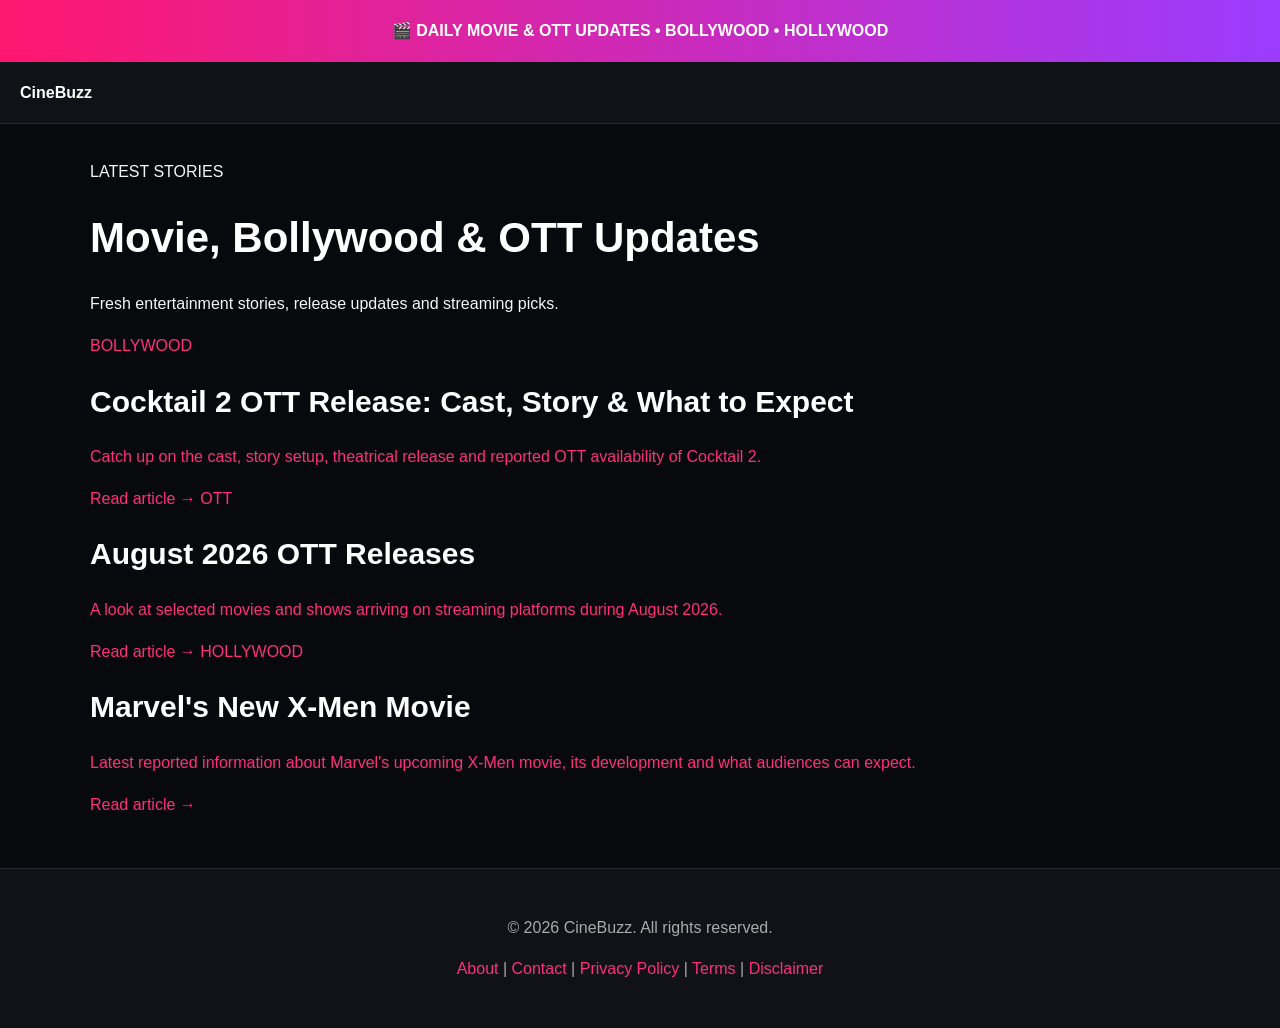
<file: index.html>
<!doctype html>
<html lang="en">
<head>
  <meta charset="utf-8">
  <meta name="viewport" content="width=device-width, initial-scale=1">

  <title>CineBuzz | Latest Movie & OTT Updates</title>

  <meta name="description"
        content="CineBuzz brings fresh movie, Bollywood, Hollywood and OTT updates, release information and entertainment stories.">

  <meta name="google-adsense-account"
        content="ca-pub-8390050685020946">

  <link rel="stylesheet" href="style.css">

  <!-- Google AdSense -->
  <script async
    src="https://pagead2.googlesyndication.com/pagead/js/adsbygoogle.js?client=ca-pub-8390050685020946"
    crossorigin="anonymous"></script>
</head>

<body>

  <header>
    🎬 DAILY MOVIE & OTT UPDATES • BOLLYWOOD • HOLLYWOOD
  </header>

  <nav>
    <a href="index.html">Cine<span>Buzz</span></a>
  </nav>

  <main>

    <span class="tag">LATEST STORIES</span>

    <h1>Movie, Bollywood & OTT Updates</h1>

    <p class="meta">
      Fresh entertainment stories, release updates and streaming picks.
    </p>

    <div class="article-grid">

      <a class="article-card" href="cocktail-2.html">
        <span class="tag">BOLLYWOOD</span>

        <h2>
          Cocktail 2 OTT Release: Cast, Story & What to Expect
        </h2>

        <p>
          Catch up on the cast, story setup, theatrical release
          and reported OTT availability of Cocktail 2.
        </p>

        <span class="read-more">Read article →</span>
      </a>

      <a class="article-card" href="august-2026-ott.html">
        <span class="tag">OTT</span>

        <h2>
          August 2026 OTT Releases
        </h2>

        <p>
          A look at selected movies and shows arriving on
          streaming platforms during August 2026.
        </p>

        <span class="read-more">Read article →</span>
      </a>

      <a class="article-card" href="x-men-2028.html">
        <span class="tag">HOLLYWOOD</span>

        <h2>
          Marvel's New X-Men Movie
        </h2>

        <p>
          Latest reported information about Marvel's upcoming
          X-Men movie, its development and what audiences can expect.
        </p>

        <span class="read-more">Read article →</span>
      </a>

    </div>

  </main>

  <footer>
    <p>© 2026 CineBuzz. All rights reserved.</p>

    <p>
      <a href="about.html">About</a> |
      <a href="contact.html">Contact</a> |
      <a href="privacy.html">Privacy Policy</a> |
      <a href="terms.html">Terms</a> |
      <a href="disclaimer.html">Disclaimer</a>
    </p>
  </footer>

</body>
</html>
</file>
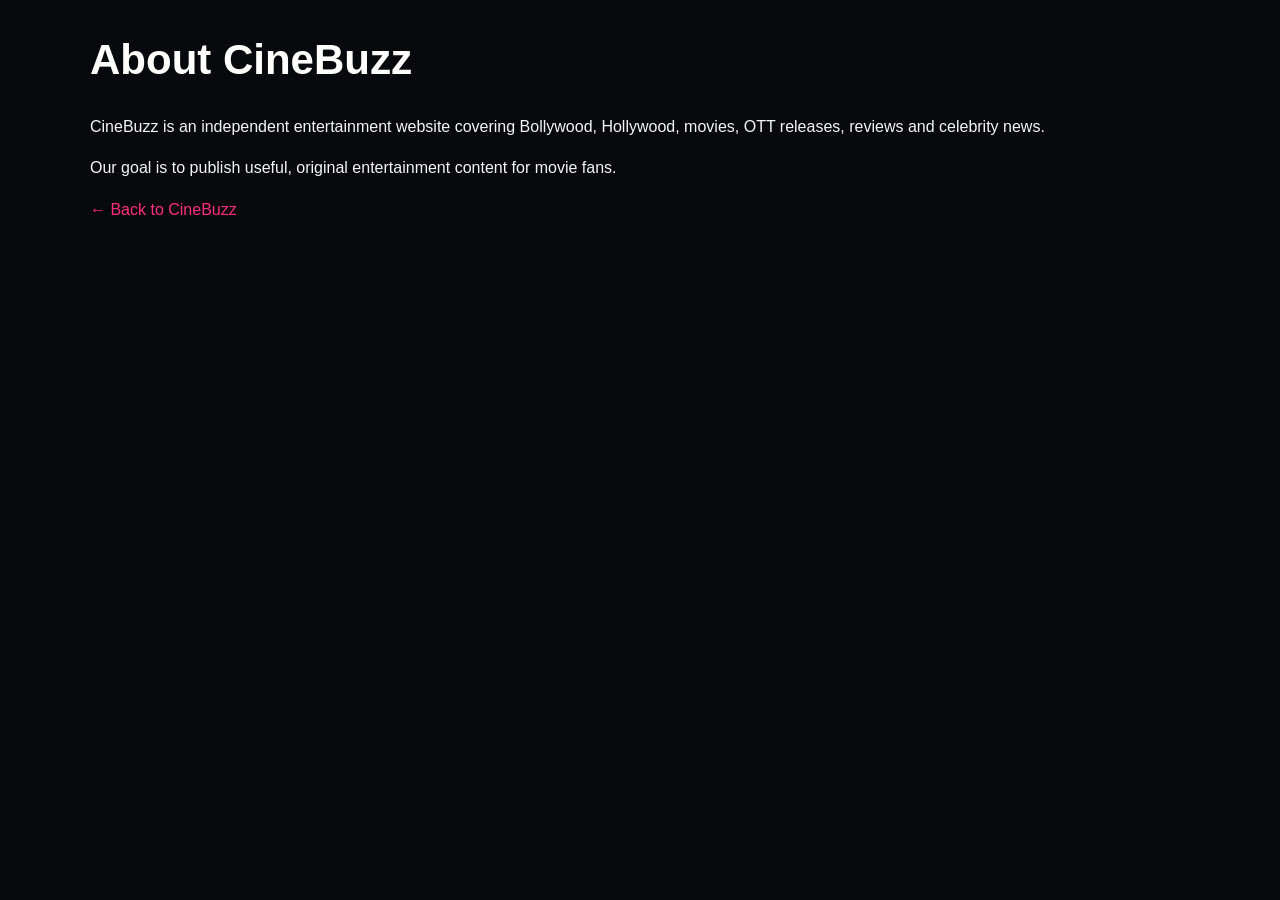
<file: about.html>
<!doctype html><html><head><meta charset="utf-8"><meta name="viewport" content="width=device-width,initial-scale=1"><title>About CineBuzz</title><link rel="stylesheet" href="style.css"></head><body><main class="wrap"><h1>About CineBuzz</h1><p class="muted">CineBuzz is an independent entertainment website covering Bollywood, Hollywood, movies, OTT releases, reviews and celebrity news.</p><p class="muted">Our goal is to publish useful, original entertainment content for movie fans.</p><p><a href="index.html">← Back to CineBuzz</a></p></main></body></html>
</file>
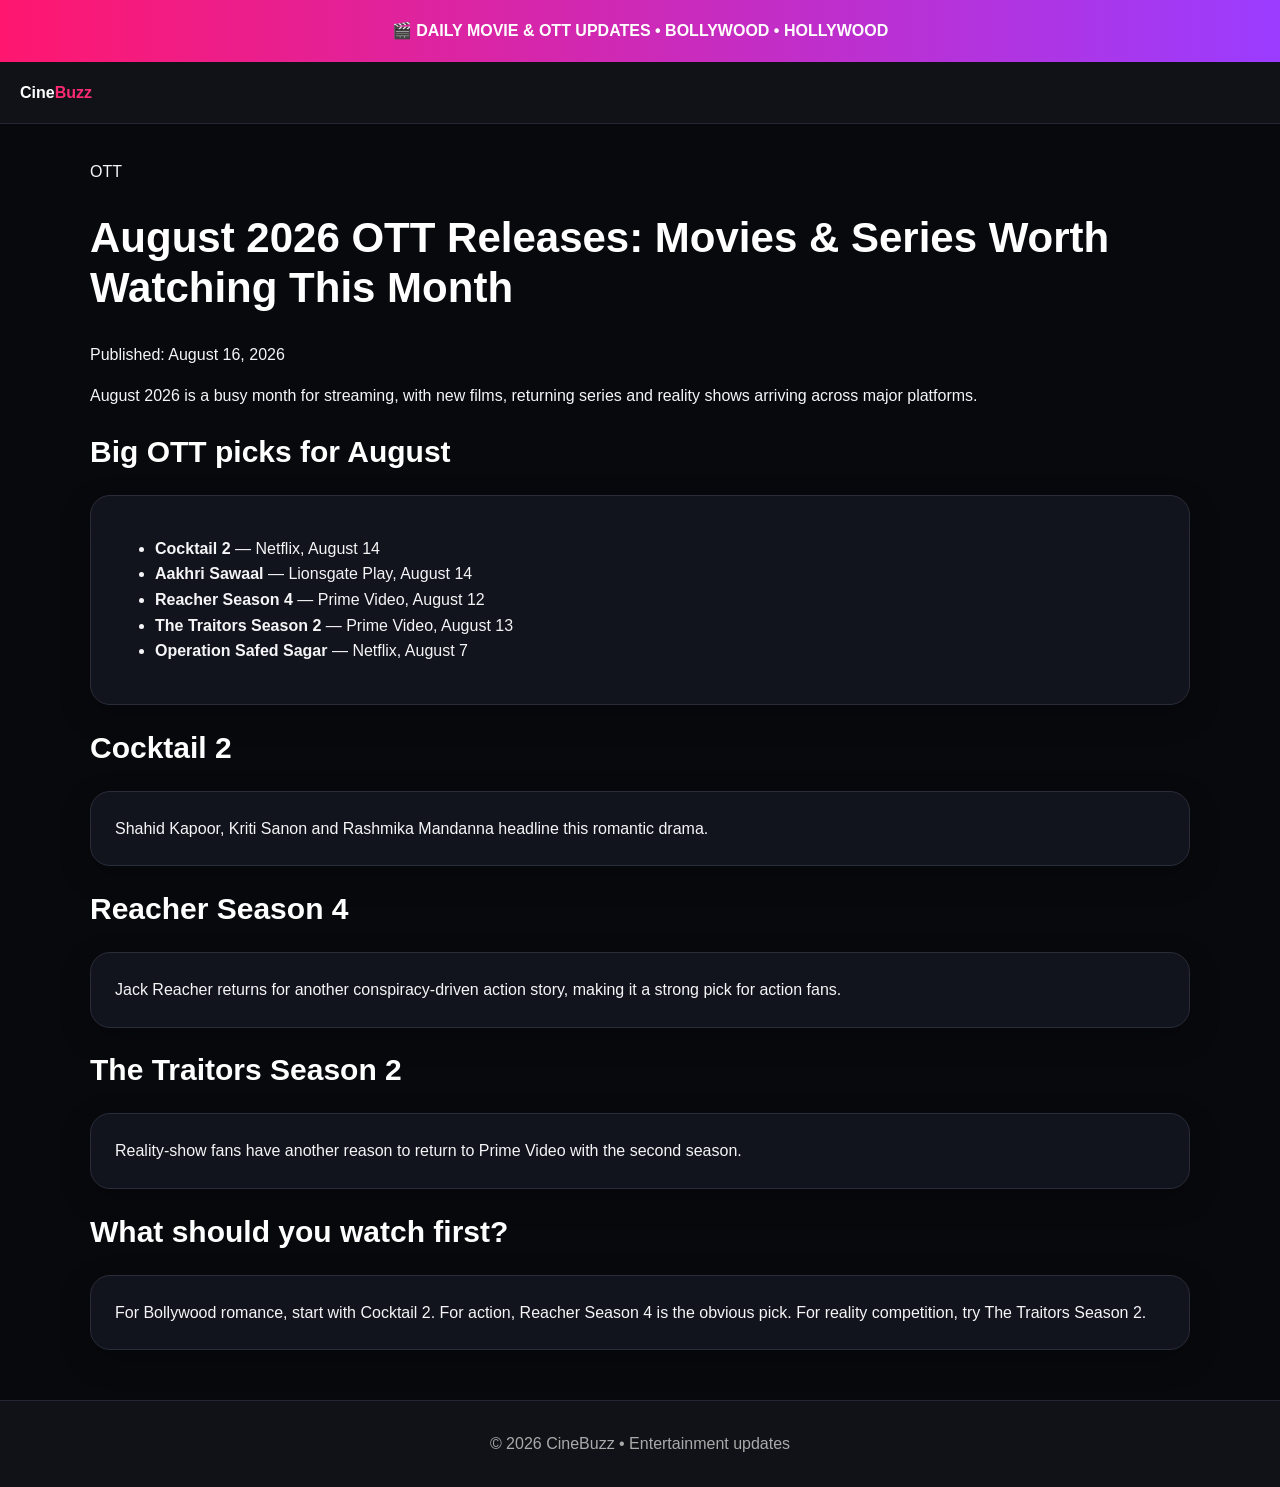
<file: august-2026-ott.html>
<!doctype html><html lang="en"><head><meta charset="utf-8"><meta name="viewport" content="width=device-width,initial-scale=1"><title>August 2026 OTT Releases: Movies & Series Worth Watching This Month | CineBuzz</title><link rel="stylesheet" href="style.css"></head><body><header>🎬 DAILY MOVIE & OTT UPDATES • BOLLYWOOD • HOLLYWOOD</header><nav><a href="index.html">Cine<span style="color:#ff2b72">Buzz</span></a></nav><main><span class="tag">OTT</span><h1>August 2026 OTT Releases: Movies & Series Worth Watching This Month</h1><p class="meta">Published: August 16, 2026</p><p>August 2026 is a busy month for streaming, with new films, returning series and reality shows arriving across major platforms.
<h2>Big OTT picks for August</h2><div class="card"><ul><li><b>Cocktail 2</b> — Netflix, August 14</li><li><b>Aakhri Sawaal</b> — Lionsgate Play, August 14</li><li><b>Reacher Season 4</b> — Prime Video, August 12</li><li><b>The Traitors Season 2</b> — Prime Video, August 13</li><li><b>Operation Safed Sagar</b> — Netflix, August 7</li></ul></div>
<h2>Cocktail 2</h2><div class="card">Shahid Kapoor, Kriti Sanon and Rashmika Mandanna headline this romantic drama.</div>
<h2>Reacher Season 4</h2><div class="card">Jack Reacher returns for another conspiracy-driven action story, making it a strong pick for action fans.</div>
<h2>The Traitors Season 2</h2><div class="card">Reality-show fans have another reason to return to Prime Video with the second season.</div>
<h2>What should you watch first?</h2><div class="card">For Bollywood romance, start with Cocktail 2. For action, Reacher Season 4 is the obvious pick. For reality competition, try The Traitors Season 2.</div></p></main><footer>© 2026 CineBuzz • Entertainment updates</footer></body></html>
</file>
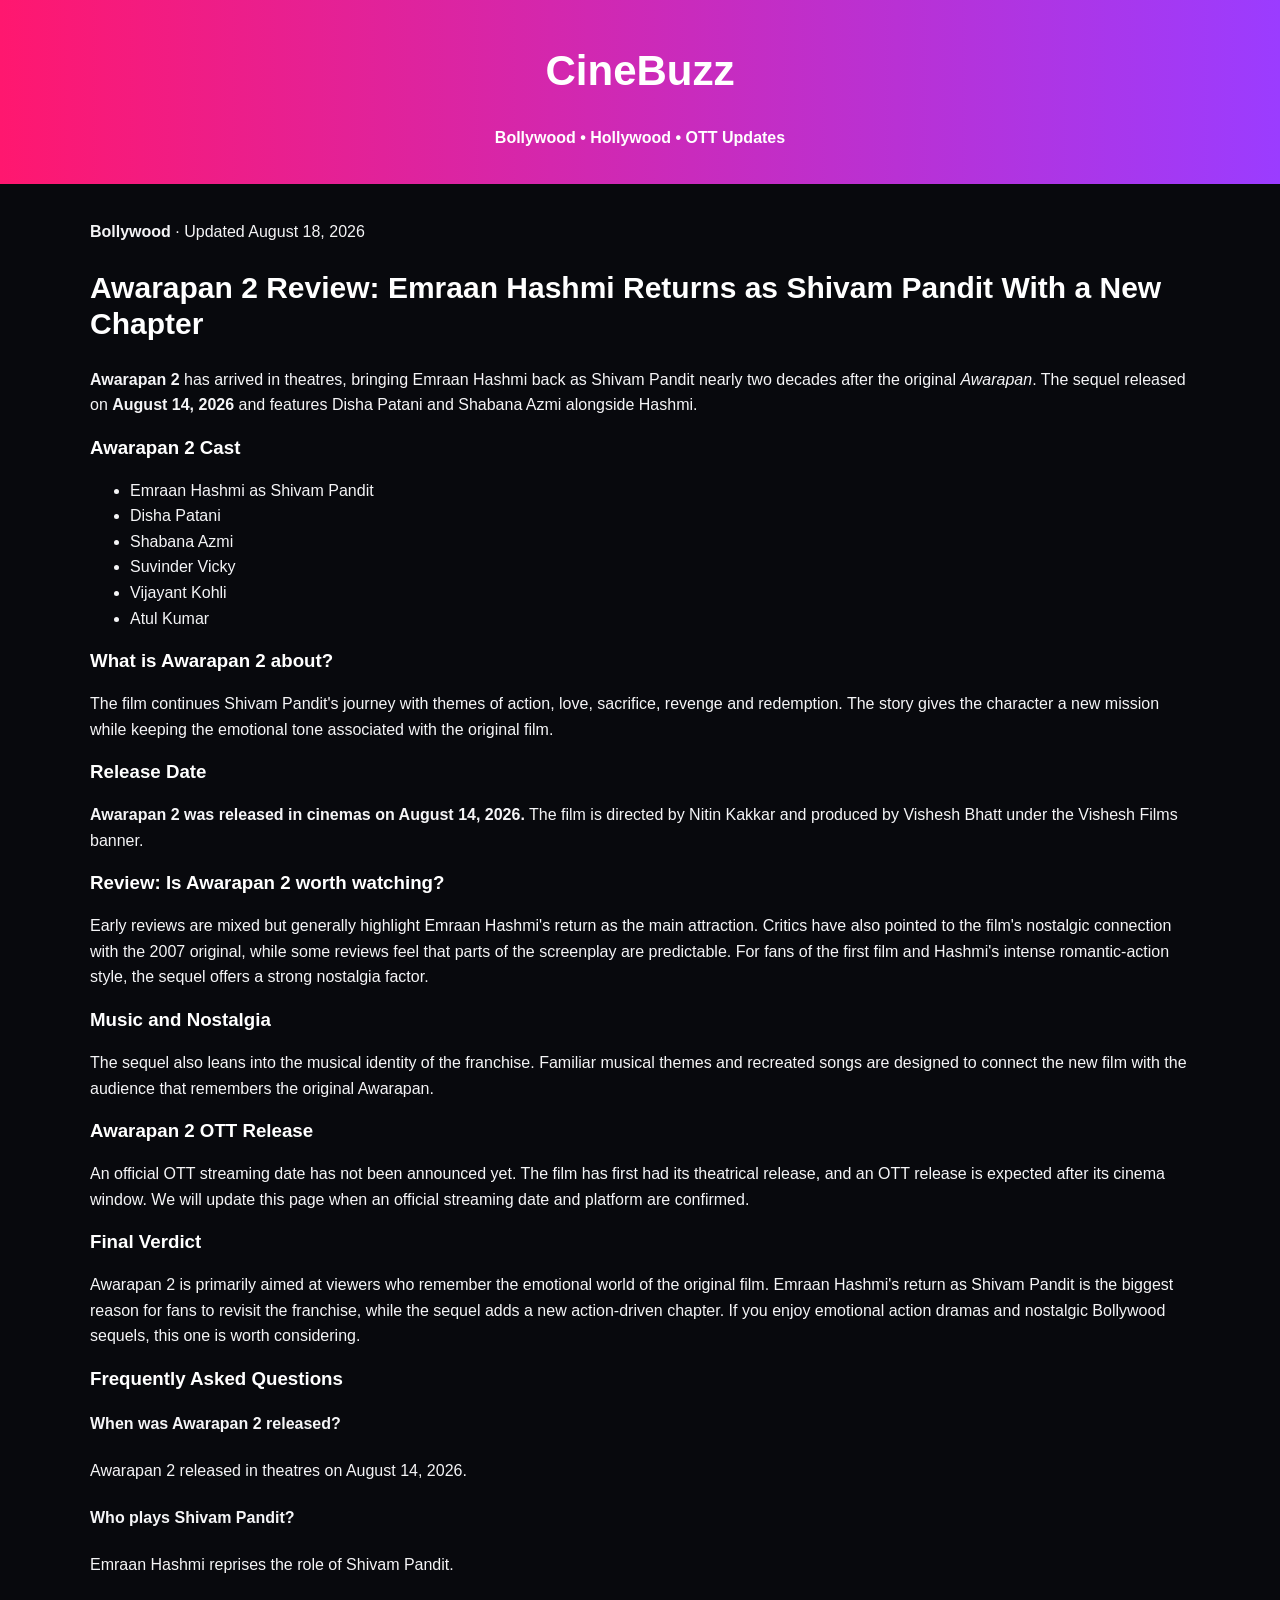
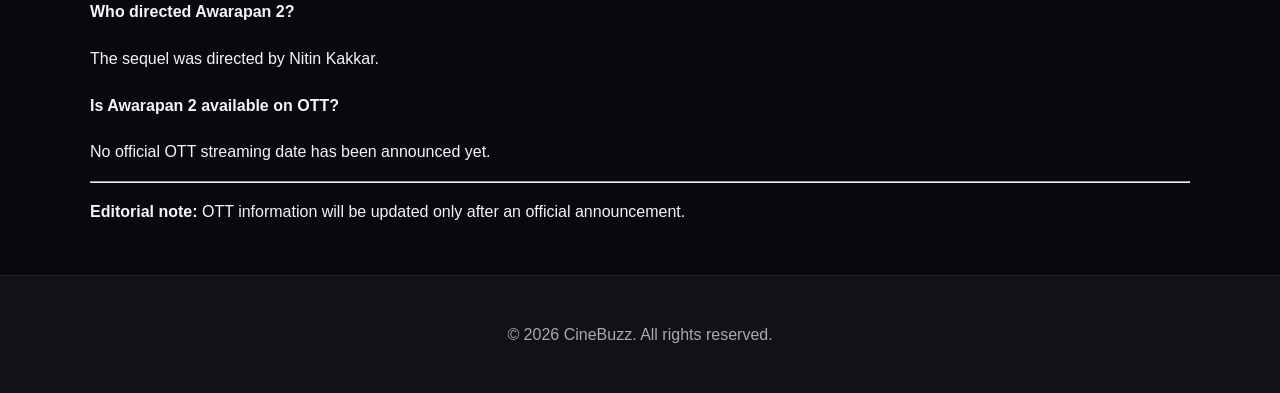
<file: awarapan-2-review.html>
<!DOCTYPE html>
<html lang="en">
<head>
  <meta charset="UTF-8">
  <meta name="viewport" content="width=device-width, initial-scale=1.0">
  <title>Awarapan 2 Review: Emraan Hashmi Returns as Shivam Pandit | CineBuzz</title>
  <meta name="description" content="Awarapan 2 review and latest update: Emraan Hashmi returns as Shivam Pandit with Disha Patani and Shabana Azmi. Read about the cast, story setup, release date and OTT update.">
  <meta name="robots" content="index, follow">
  <link rel="canonical" href="https://gs099470-ui.github.io/cinebuzz/awarapan-2-review.html">
  <link rel="stylesheet" href="style.css">
</head>

<body>
  <header>
    <h1>CineBuzz</h1>
    <p>Bollywood • Hollywood • OTT Updates</p>
  </header>

  <main>
    <article>
      <p><strong>Bollywood</strong> · Updated August 18, 2026</p>

      <h2>Awarapan 2 Review: Emraan Hashmi Returns as Shivam Pandit With a New Chapter</h2>

      <p>
        <strong>Awarapan 2</strong> has arrived in theatres, bringing Emraan Hashmi back as
        Shivam Pandit nearly two decades after the original <em>Awarapan</em>. The sequel
        released on <strong>August 14, 2026</strong> and features Disha Patani and Shabana Azmi
        alongside Hashmi.
      </p>

      <h3>Awarapan 2 Cast</h3>
      <ul>
        <li>Emraan Hashmi as Shivam Pandit</li>
        <li>Disha Patani</li>
        <li>Shabana Azmi</li>
        <li>Suvinder Vicky</li>
        <li>Vijayant Kohli</li>
        <li>Atul Kumar</li>
      </ul>

      <h3>What is Awarapan 2 about?</h3>
      <p>
        The film continues Shivam Pandit's journey with themes of action, love, sacrifice,
        revenge and redemption. The story gives the character a new mission while keeping
        the emotional tone associated with the original film.
      </p>

      <h3>Release Date</h3>
      <p>
        <strong>Awarapan 2 was released in cinemas on August 14, 2026.</strong>
        The film is directed by Nitin Kakkar and produced by Vishesh Bhatt under the
        Vishesh Films banner.
      </p>

      <h3>Review: Is Awarapan 2 worth watching?</h3>
      <p>
        Early reviews are mixed but generally highlight Emraan Hashmi's return as the main
        attraction. Critics have also pointed to the film's nostalgic connection with the
        2007 original, while some reviews feel that parts of the screenplay are predictable.
        For fans of the first film and Hashmi's intense romantic-action style, the sequel
        offers a strong nostalgia factor.
      </p>

      <h3>Music and Nostalgia</h3>
      <p>
        The sequel also leans into the musical identity of the franchise. Familiar musical
        themes and recreated songs are designed to connect the new film with the audience
        that remembers the original Awarapan.
      </p>

      <h3>Awarapan 2 OTT Release</h3>
      <p>
        An official OTT streaming date has not been announced yet. The film has first had
        its theatrical release, and an OTT release is expected after its cinema window.
        We will update this page when an official streaming date and platform are confirmed.
      </p>

      <h3>Final Verdict</h3>
      <p>
        Awarapan 2 is primarily aimed at viewers who remember the emotional world of the
        original film. Emraan Hashmi's return as Shivam Pandit is the biggest reason for
        fans to revisit the franchise, while the sequel adds a new action-driven chapter.
        If you enjoy emotional action dramas and nostalgic Bollywood sequels, this one is
        worth considering.
      </p>

      <h3>Frequently Asked Questions</h3>

      <h4>When was Awarapan 2 released?</h4>
      <p>Awarapan 2 released in theatres on August 14, 2026.</p>

      <h4>Who plays Shivam Pandit?</h4>
      <p>Emraan Hashmi reprises the role of Shivam Pandit.</p>

      <h4>Who directed Awarapan 2?</h4>
      <p>The sequel was directed by Nitin Kakkar.</p>

      <h4>Is Awarapan 2 available on OTT?</h4>
      <p>No official OTT streaming date has been announced yet.</p>

      <hr>

      <p><strong>Editorial note:</strong> OTT information will be updated only after an official announcement.</p>
    </article>
  </main>

  <footer>
    <p>© 2026 CineBuzz. All rights reserved.</p>
  </footer>
</body>
</html>
</file>
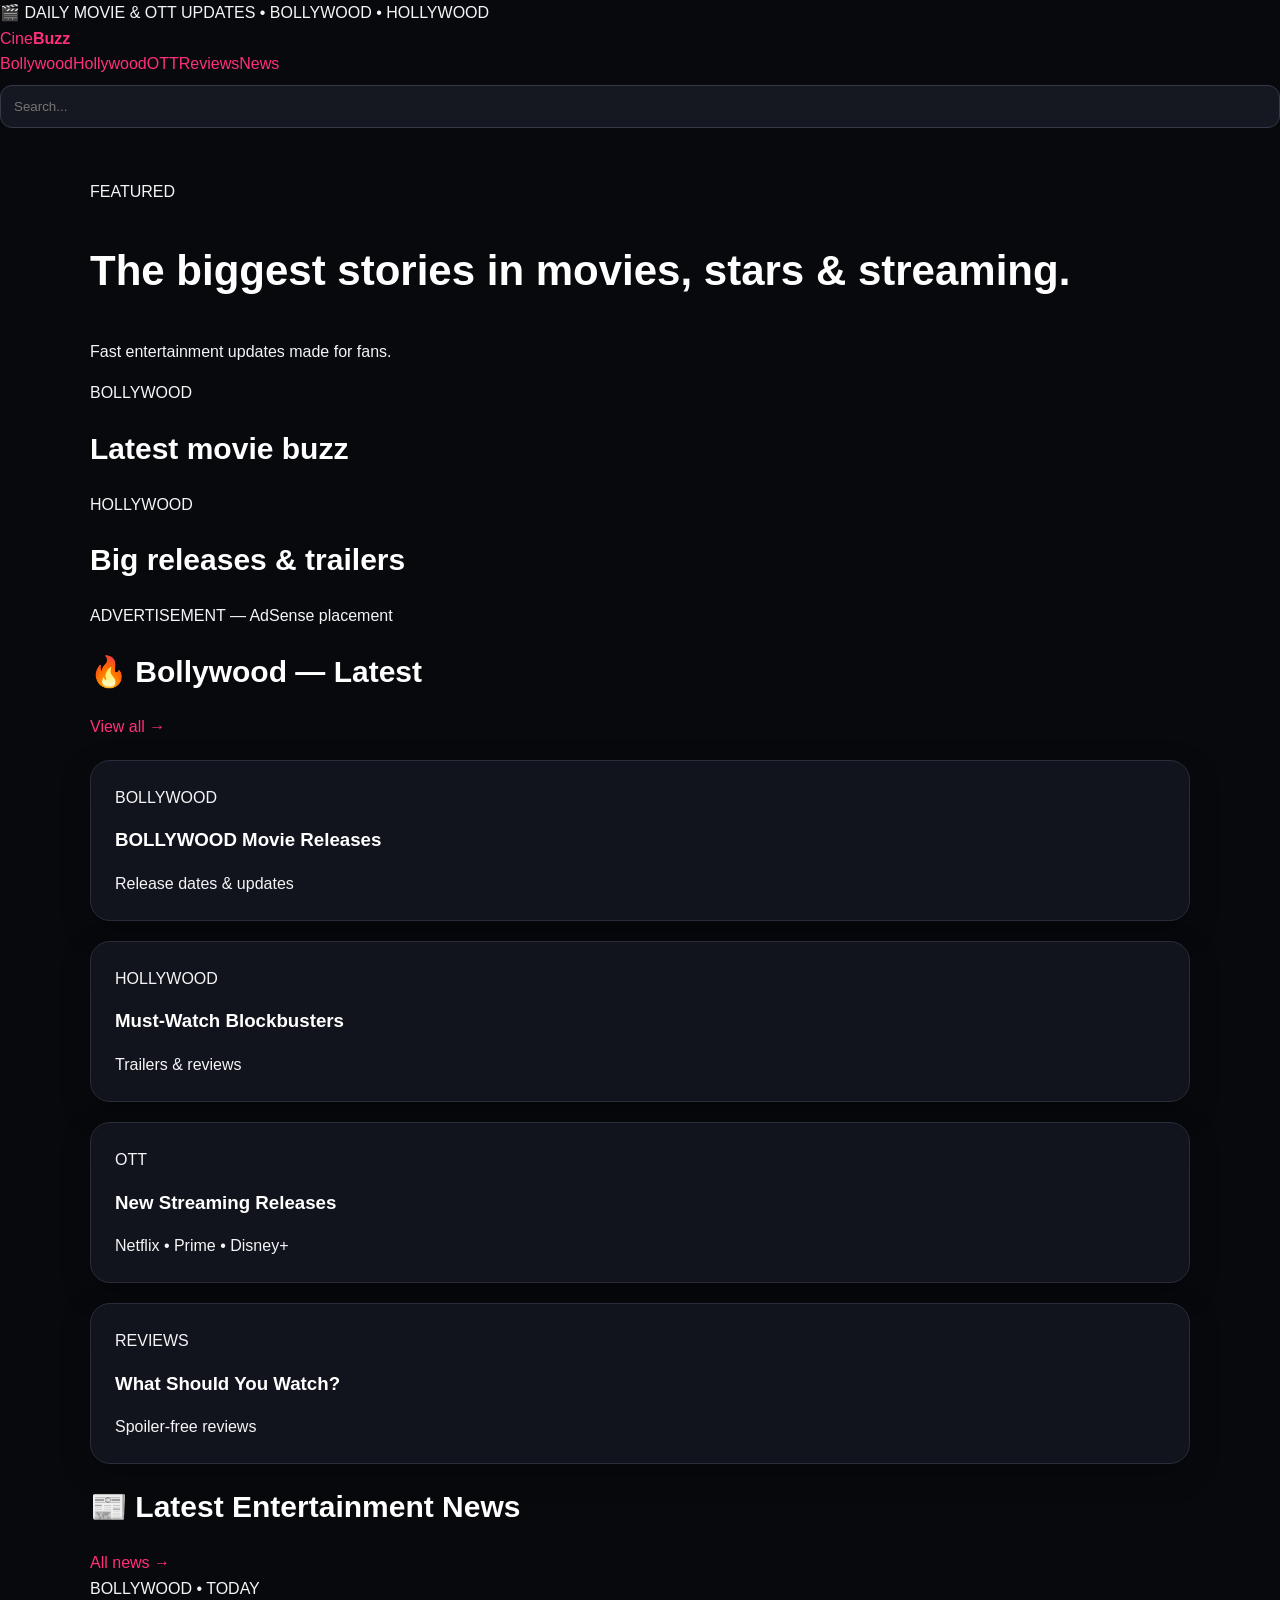
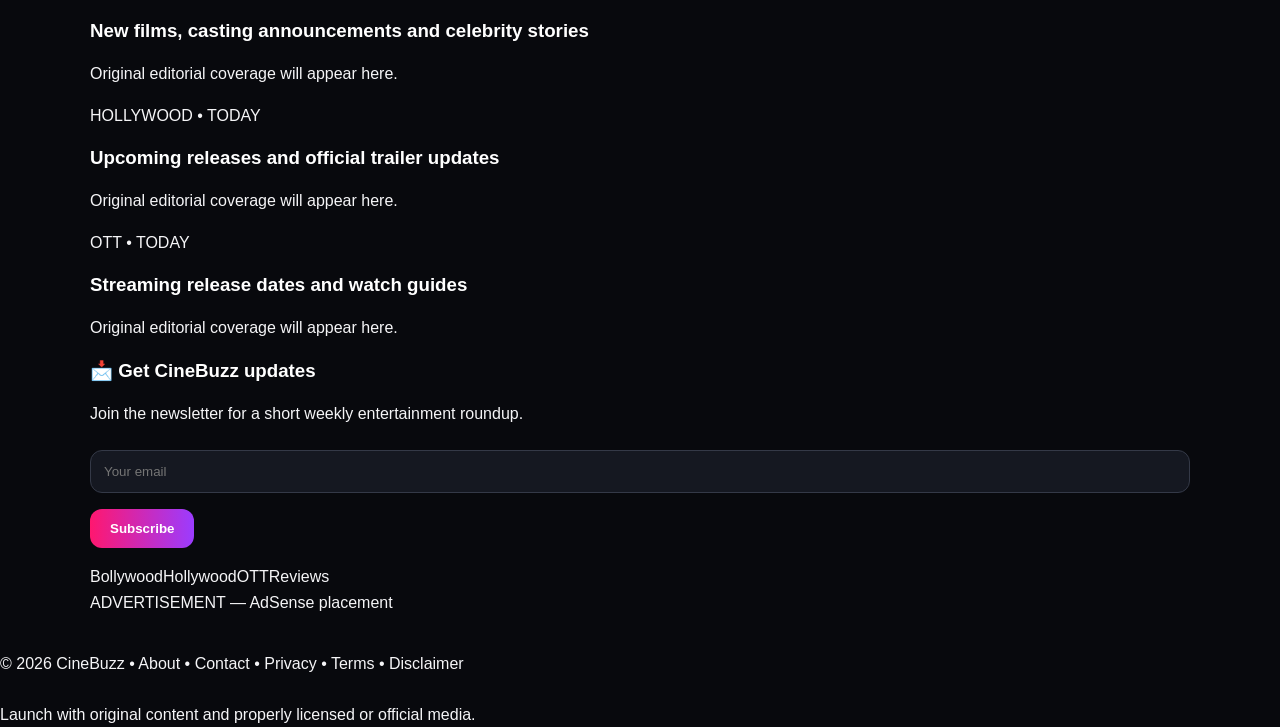
<file: bollywood.html>
<!doctype html><html><head><meta charset="utf-8"><meta name="viewport" content="width=device-width,initial-scale=1"><title>CineBuzz — Bollywood</title><meta name="description" content="CineBuzz brings Bollywood and Hollywood news, reviews, OTT releases, trailers and celebrity updates."><link rel="stylesheet" href="style.css"></head><body>
<div class="top">🎬 DAILY MOVIE & OTT UPDATES • BOLLYWOOD • HOLLYWOOD</div>
<div class="nav"><div class="navin"><a class="logo" href="index.html">Cine<b>Buzz</b></a><div class="links"><a href="bollywood.html">Bollywood</a><a href="hollywood.html">Hollywood</a><a href="#ott">OTT</a><a href="#reviews">Reviews</a><a href="#news">News</a></div><input class="search" id="q" placeholder="Search..." oninput="filter()"></div></div>
<main class="wrap">
<section class="hero"><article class="heroMain"><div><span class="tag">FEATURED</span><h1>The biggest stories in movies, stars & streaming.</h1><p class="muted">Fast entertainment updates made for fans.</p></div></article><div class="side"><article class="heroSmall"><div><span class="tag">BOLLYWOOD</span><h2>Latest movie buzz</h2></div></article><article class="heroSmall"><div><span class="tag">HOLLYWOOD</span><h2>Big releases & trailers</h2></div></article></div></section>
<div class="ad">ADVERTISEMENT — AdSense placement</div>
<section><div class="head"><h2>🔥 Bollywood — Latest</h2><a href="bollywood.html">View all →</a></div><div class="grid" id="cards">
<article class="card"><div class="poster" style="background-image:url('https://images.unsplash.com/photo-1485846234645-a62644f84728?auto=format&fit=crop&w=700&q=80')"></div><div class="body"><div class="meta">BOLLYWOOD</div><h3>BOLLYWOOD Movie Releases</h3><div class="meta">Release dates & updates</div></div></article>
<article class="card"><div class="poster" style="background-image:url('https://images.unsplash.com/photo-1440404653325-ab127d49abc1?auto=format&fit=crop&w=700&q=80')"></div><div class="body"><div class="meta">HOLLYWOOD</div><h3>Must-Watch Blockbusters</h3><div class="meta">Trailers & reviews</div></div></article>
<article class="card"><div class="poster" style="background-image:url('https://images.unsplash.com/photo-1593305841991-05c297ba4575?auto=format&fit=crop&w=700&q=80')"></div><div class="body"><div class="meta">OTT</div><h3>New Streaming Releases</h3><div class="meta">Netflix • Prime • Disney+</div></div></article>
<article class="card"><div class="poster" style="background-image:url('https://images.unsplash.com/photo-1574267432553-4b4628081c31?auto=format&fit=crop&w=700&q=80')"></div><div class="body"><div class="meta">REVIEWS</div><h3>What Should You Watch?</h3><div class="meta">Spoiler-free reviews</div></div></article></div></section>
<section id="news"><div class="head"><h2>📰 Latest Entertainment News</h2><a href="#">All news →</a></div><div class="news"><div class="newslist">
<div class="newsitem"><div class="thumb" style="background-image:url('https://images.unsplash.com/photo-1517604931442-7e0c8ed2963c?auto=format&fit=crop&w=400&q=80')"></div><div><div class="meta">BOLLYWOOD • TODAY</div><h3>New films, casting announcements and celebrity stories</h3><p class="muted">Original editorial coverage will appear here.</p></div></div>
<div class="newsitem"><div class="thumb" style="background-image:url('https://images.unsplash.com/photo-1500530855697-b586d89ba3ee?auto=format&fit=crop&w=400&q=80')"></div><div><div class="meta">HOLLYWOOD • TODAY</div><h3>Upcoming releases and official trailer updates</h3><p class="muted">Original editorial coverage will appear here.</p></div></div>
<div class="newsitem"><div class="thumb" style="background-image:url('https://images.unsplash.com/photo-1586899028174-e7098604235b?auto=format&fit=crop&w=400&q=80')"></div><div><div class="meta">OTT • TODAY</div><h3>Streaming release dates and watch guides</h3><p class="muted">Original editorial coverage will appear here.</p></div></div>
</div><aside class="sidebox"><h3>📩 Get CineBuzz updates</h3><p class="muted">Join the newsletter for a short weekly entertainment roundup.</p><input class="email" placeholder="Your email"><button class="btn" onclick="alert('Connect this form to your email service before launch.')">Subscribe</button><div style="margin-top:16px"><span class="pill">Bollywood</span><span class="pill">Hollywood</span><span class="pill">OTT</span><span class="pill">Reviews</span></div></aside></div></section>
<div class="ad">ADVERTISEMENT — AdSense placement</div>
</main><div class="footer">© 2026 CineBuzz • About • Contact • Privacy • Terms • Disclaimer<br><br>Launch with original content and properly licensed or official media.</div>
<script>function filter(){let q=document.getElementById('q').value.toLowerCase();document.querySelectorAll('#cards .card').forEach(x=>x.style.display=x.innerText.toLowerCase().includes(q)?'block':'none')}</script></body></html>
</file>
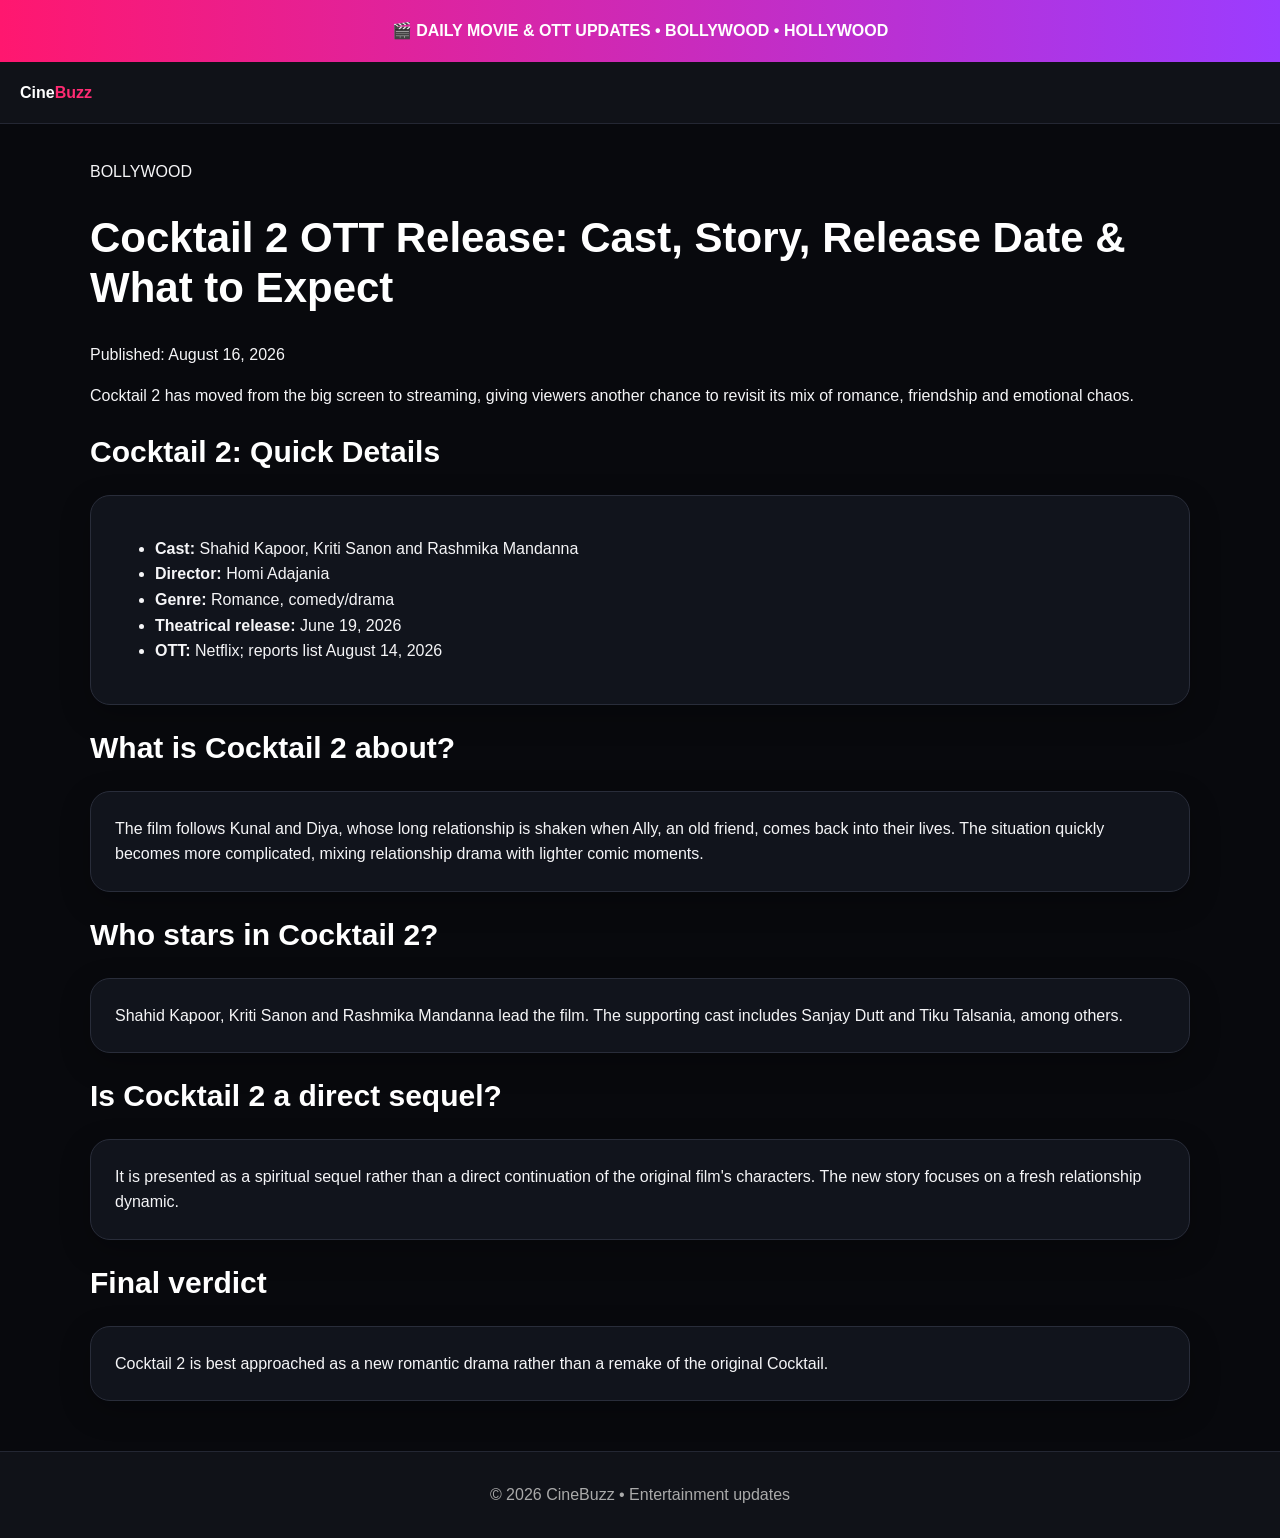
<file: cocktail-2.html>
<!doctype html><html lang="en"><head><meta charset="utf-8"><meta name="viewport" content="width=device-width,initial-scale=1"><title>Cocktail 2 OTT Release: Cast, Story, Release Date & What to Expect | CineBuzz</title><link rel="stylesheet" href="style.css"></head><body><header>🎬 DAILY MOVIE & OTT UPDATES • BOLLYWOOD • HOLLYWOOD</header><nav><a href="index.html">Cine<span style="color:#ff2b72">Buzz</span></a></nav><main><span class="tag">BOLLYWOOD</span><h1>Cocktail 2 OTT Release: Cast, Story, Release Date & What to Expect</h1><p class="meta">Published: August 16, 2026</p><p>Cocktail 2 has moved from the big screen to streaming, giving viewers another chance to revisit its mix of romance, friendship and emotional chaos.
<h2>Cocktail 2: Quick Details</h2><div class="card"><ul><li><b>Cast:</b> Shahid Kapoor, Kriti Sanon and Rashmika Mandanna</li><li><b>Director:</b> Homi Adajania</li><li><b>Genre:</b> Romance, comedy/drama</li><li><b>Theatrical release:</b> June 19, 2026</li><li><b>OTT:</b> Netflix; reports list August 14, 2026</li></ul></div>
<h2>What is Cocktail 2 about?</h2><div class="card">The film follows Kunal and Diya, whose long relationship is shaken when Ally, an old friend, comes back into their lives. The situation quickly becomes more complicated, mixing relationship drama with lighter comic moments.</div>
<h2>Who stars in Cocktail 2?</h2><div class="card">Shahid Kapoor, Kriti Sanon and Rashmika Mandanna lead the film. The supporting cast includes Sanjay Dutt and Tiku Talsania, among others.</div>
<h2>Is Cocktail 2 a direct sequel?</h2><div class="card">It is presented as a spiritual sequel rather than a direct continuation of the original film's characters. The new story focuses on a fresh relationship dynamic.</div>
<h2>Final verdict</h2><div class="card">Cocktail 2 is best approached as a new romantic drama rather than a remake of the original Cocktail.</div></p></main><footer>© 2026 CineBuzz • Entertainment updates</footer></body></html>
</file>
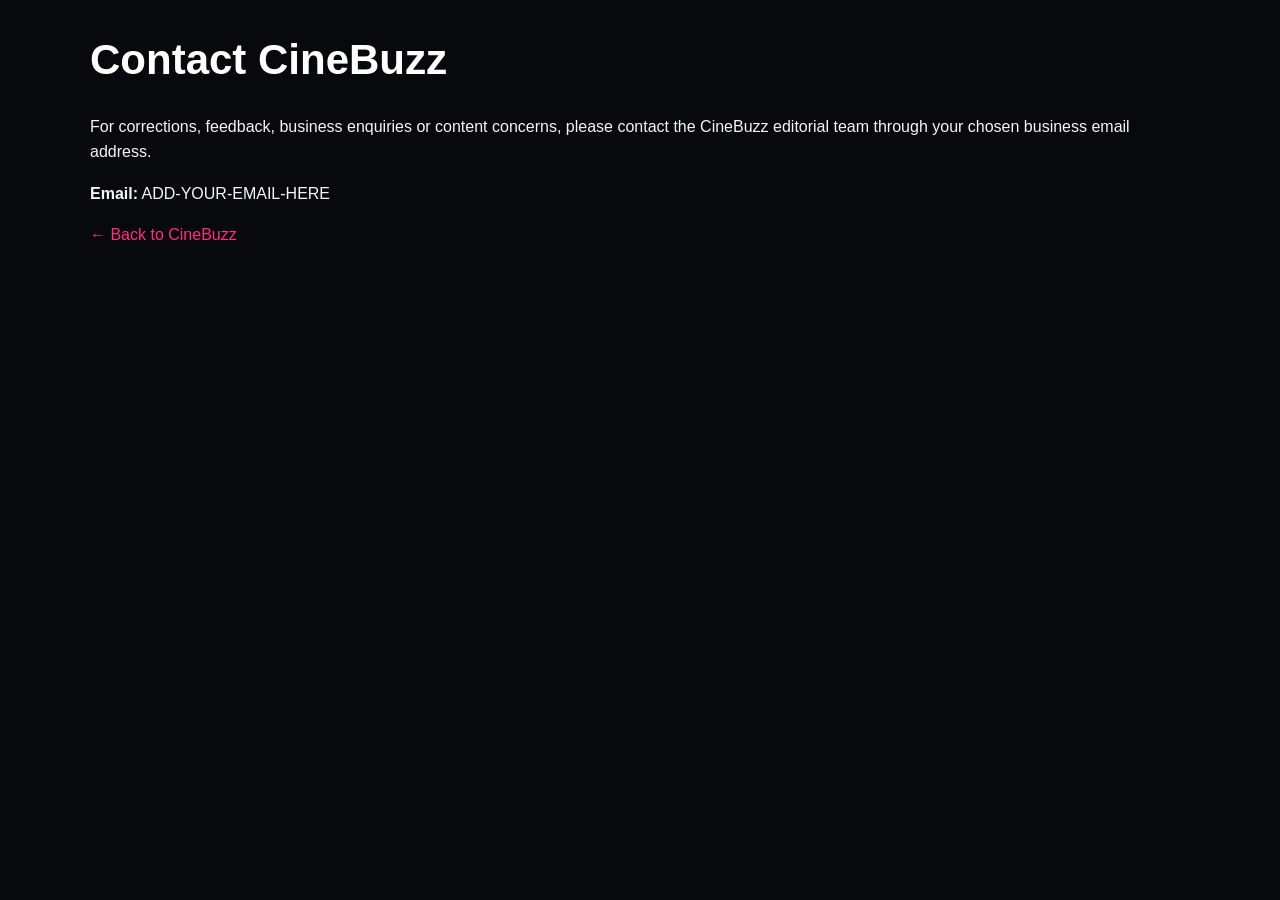
<file: contact.html>
<!doctype html><html><head><meta charset="utf-8"><meta name="viewport" content="width=device-width,initial-scale=1"><title>Contact CineBuzz</title><link rel="stylesheet" href="style.css"></head><body><main class="wrap"><h1>Contact CineBuzz</h1><p class="muted">For corrections, feedback, business enquiries or content concerns, please contact the CineBuzz editorial team through your chosen business email address.</p><p><strong>Email:</strong> ADD-YOUR-EMAIL-HERE</p><p><a href="index.html">← Back to CineBuzz</a></p></main></body></html>
</file>
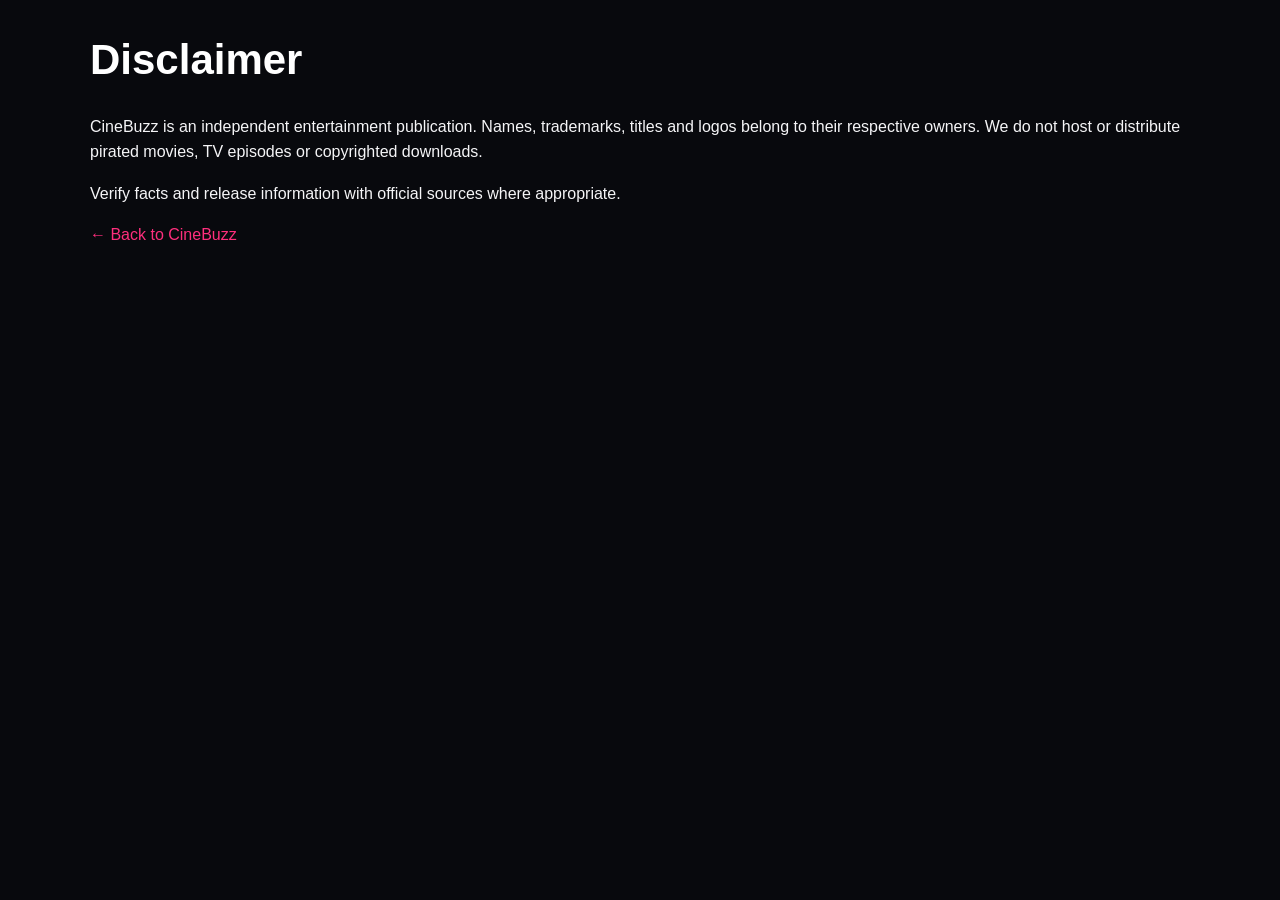
<file: disclaimer.html>
<!doctype html><html><head><meta charset="utf-8"><meta name="viewport" content="width=device-width,initial-scale=1"><title>Disclaimer — CineBuzz</title><link rel="stylesheet" href="style.css"></head><body><main class="wrap"><h1>Disclaimer</h1><p class="muted">CineBuzz is an independent entertainment publication. Names, trademarks, titles and logos belong to their respective owners. We do not host or distribute pirated movies, TV episodes or copyrighted downloads.</p><p class="muted">Verify facts and release information with official sources where appropriate.</p><p><a href="index.html">← Back to CineBuzz</a></p></main></body></html>
</file>
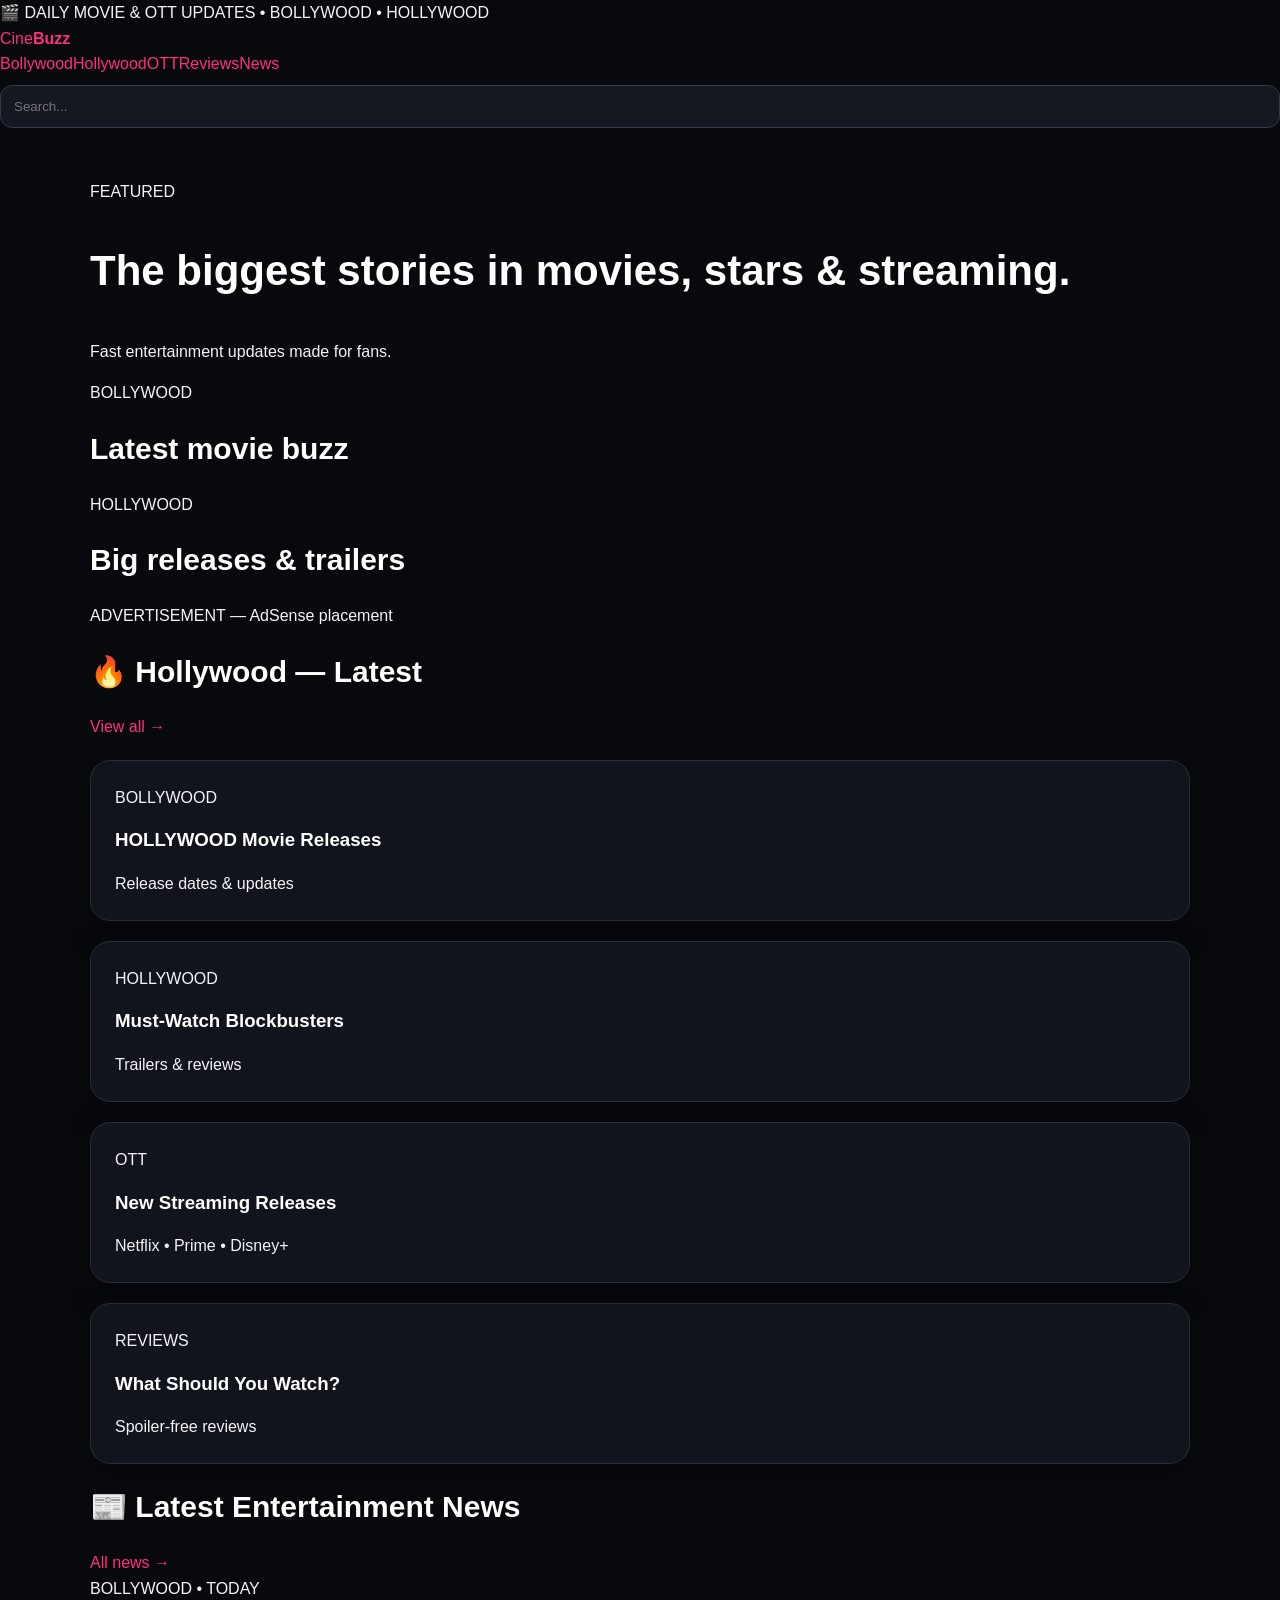
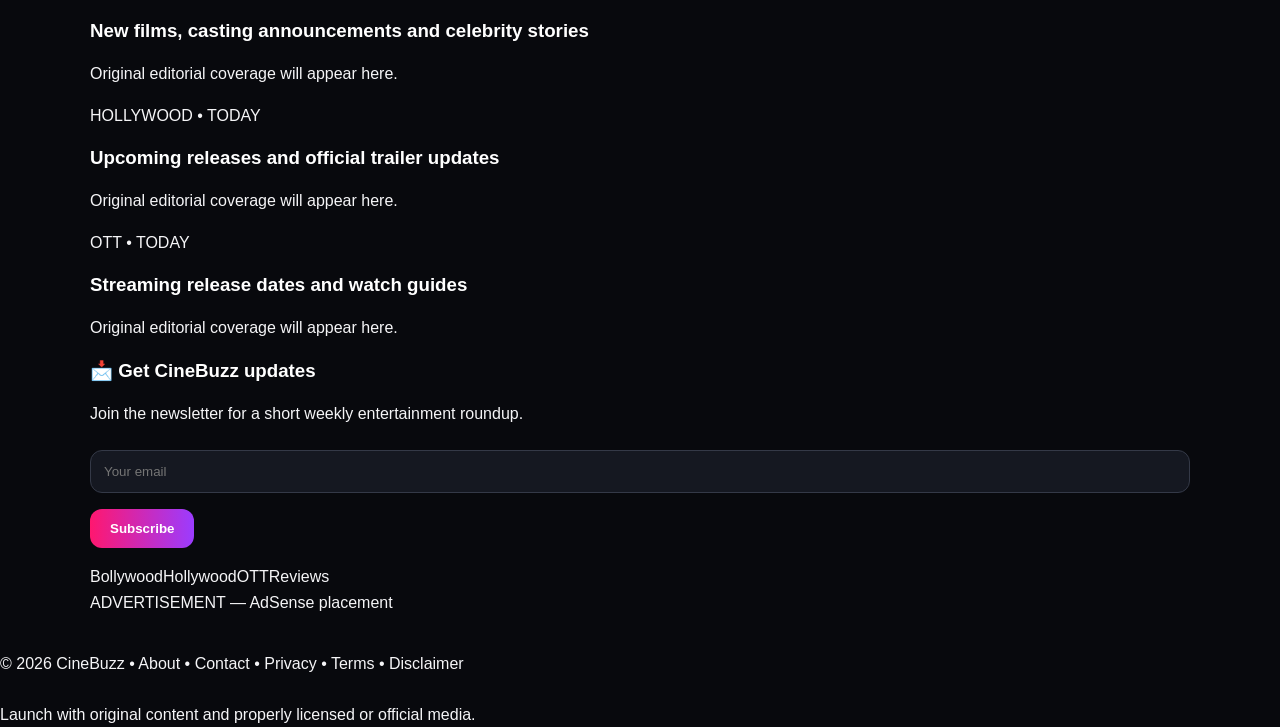
<file: hollywood.html>
<!doctype html><html><head><meta charset="utf-8"><meta name="viewport" content="width=device-width,initial-scale=1"><title>CineBuzz — Hollywood</title><meta name="description" content="CineBuzz brings Bollywood and Hollywood news, reviews, OTT releases, trailers and celebrity updates."><link rel="stylesheet" href="style.css"></head><body>
<div class="top">🎬 DAILY MOVIE & OTT UPDATES • BOLLYWOOD • HOLLYWOOD</div>
<div class="nav"><div class="navin"><a class="logo" href="index.html">Cine<b>Buzz</b></a><div class="links"><a href="bollywood.html">Bollywood</a><a href="hollywood.html">Hollywood</a><a href="#ott">OTT</a><a href="#reviews">Reviews</a><a href="#news">News</a></div><input class="search" id="q" placeholder="Search..." oninput="filter()"></div></div>
<main class="wrap">
<section class="hero"><article class="heroMain"><div><span class="tag">FEATURED</span><h1>The biggest stories in movies, stars & streaming.</h1><p class="muted">Fast entertainment updates made for fans.</p></div></article><div class="side"><article class="heroSmall"><div><span class="tag">BOLLYWOOD</span><h2>Latest movie buzz</h2></div></article><article class="heroSmall"><div><span class="tag">HOLLYWOOD</span><h2>Big releases & trailers</h2></div></article></div></section>
<div class="ad">ADVERTISEMENT — AdSense placement</div>
<section><div class="head"><h2>🔥 Hollywood — Latest</h2><a href="bollywood.html">View all →</a></div><div class="grid" id="cards">
<article class="card"><div class="poster" style="background-image:url('https://images.unsplash.com/photo-1485846234645-a62644f84728?auto=format&fit=crop&w=700&q=80')"></div><div class="body"><div class="meta">BOLLYWOOD</div><h3>HOLLYWOOD Movie Releases</h3><div class="meta">Release dates & updates</div></div></article>
<article class="card"><div class="poster" style="background-image:url('https://images.unsplash.com/photo-1440404653325-ab127d49abc1?auto=format&fit=crop&w=700&q=80')"></div><div class="body"><div class="meta">HOLLYWOOD</div><h3>Must-Watch Blockbusters</h3><div class="meta">Trailers & reviews</div></div></article>
<article class="card"><div class="poster" style="background-image:url('https://images.unsplash.com/photo-1593305841991-05c297ba4575?auto=format&fit=crop&w=700&q=80')"></div><div class="body"><div class="meta">OTT</div><h3>New Streaming Releases</h3><div class="meta">Netflix • Prime • Disney+</div></div></article>
<article class="card"><div class="poster" style="background-image:url('https://images.unsplash.com/photo-1574267432553-4b4628081c31?auto=format&fit=crop&w=700&q=80')"></div><div class="body"><div class="meta">REVIEWS</div><h3>What Should You Watch?</h3><div class="meta">Spoiler-free reviews</div></div></article></div></section>
<section id="news"><div class="head"><h2>📰 Latest Entertainment News</h2><a href="#">All news →</a></div><div class="news"><div class="newslist">
<div class="newsitem"><div class="thumb" style="background-image:url('https://images.unsplash.com/photo-1517604931442-7e0c8ed2963c?auto=format&fit=crop&w=400&q=80')"></div><div><div class="meta">BOLLYWOOD • TODAY</div><h3>New films, casting announcements and celebrity stories</h3><p class="muted">Original editorial coverage will appear here.</p></div></div>
<div class="newsitem"><div class="thumb" style="background-image:url('https://images.unsplash.com/photo-1500530855697-b586d89ba3ee?auto=format&fit=crop&w=400&q=80')"></div><div><div class="meta">HOLLYWOOD • TODAY</div><h3>Upcoming releases and official trailer updates</h3><p class="muted">Original editorial coverage will appear here.</p></div></div>
<div class="newsitem"><div class="thumb" style="background-image:url('https://images.unsplash.com/photo-1586899028174-e7098604235b?auto=format&fit=crop&w=400&q=80')"></div><div><div class="meta">OTT • TODAY</div><h3>Streaming release dates and watch guides</h3><p class="muted">Original editorial coverage will appear here.</p></div></div>
</div><aside class="sidebox"><h3>📩 Get CineBuzz updates</h3><p class="muted">Join the newsletter for a short weekly entertainment roundup.</p><input class="email" placeholder="Your email"><button class="btn" onclick="alert('Connect this form to your email service before launch.')">Subscribe</button><div style="margin-top:16px"><span class="pill">Bollywood</span><span class="pill">Hollywood</span><span class="pill">OTT</span><span class="pill">Reviews</span></div></aside></div></section>
<div class="ad">ADVERTISEMENT — AdSense placement</div>
</main><div class="footer">© 2026 CineBuzz • About • Contact • Privacy • Terms • Disclaimer<br><br>Launch with original content and properly licensed or official media.</div>
<script>function filter(){let q=document.getElementById('q').value.toLowerCase();document.querySelectorAll('#cards .card').forEach(x=>x.style.display=x.innerText.toLowerCase().includes(q)?'block':'none')}</script></body></html>
</file>
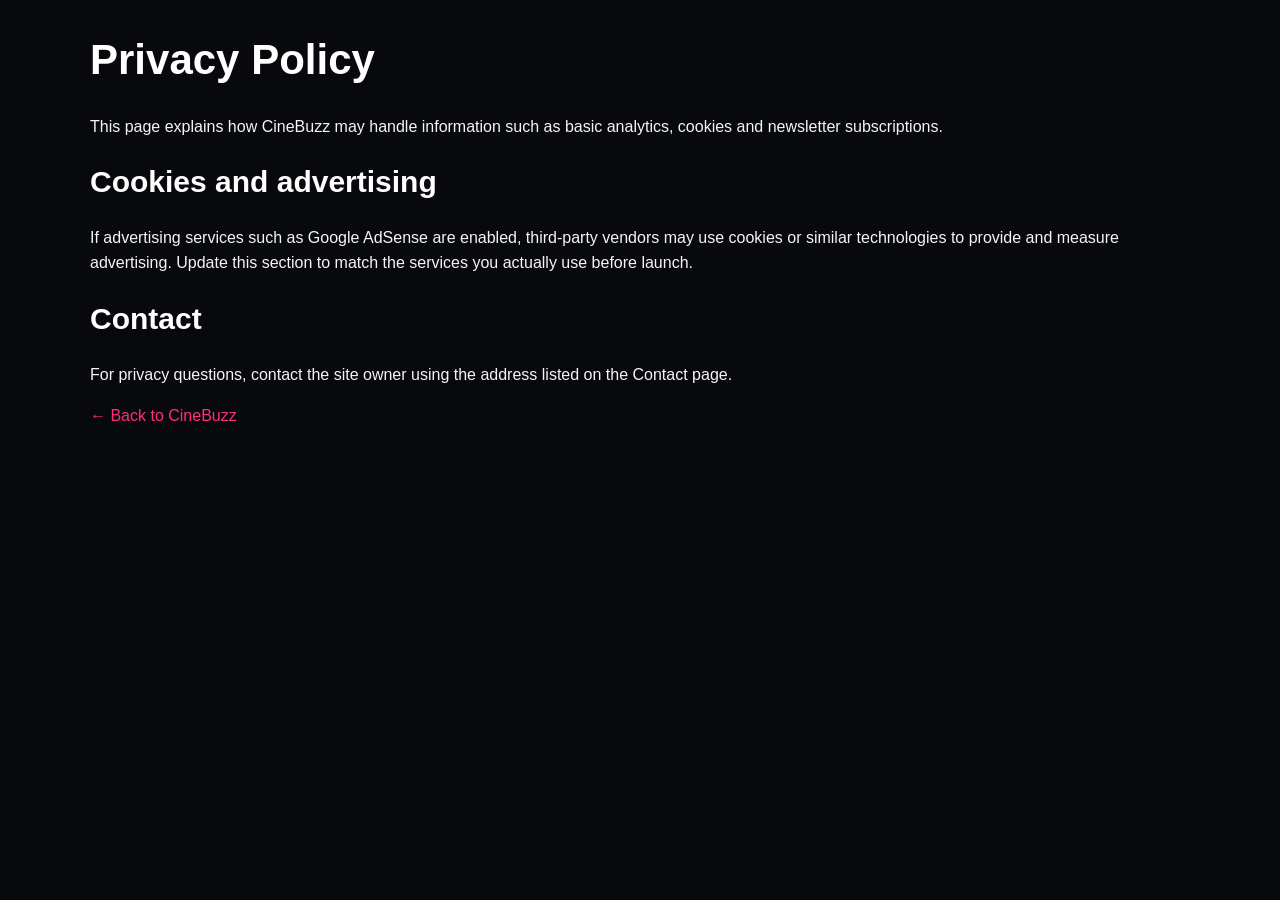
<file: privacy.html>
<!doctype html><html><head><meta charset="utf-8"><meta name="viewport" content="width=device-width,initial-scale=1"><title>Privacy Policy — CineBuzz</title><link rel="stylesheet" href="style.css"></head><body><main class="wrap"><h1>Privacy Policy</h1><p class="muted">This page explains how CineBuzz may handle information such as basic analytics, cookies and newsletter subscriptions.</p><h2>Cookies and advertising</h2><p class="muted">If advertising services such as Google AdSense are enabled, third-party vendors may use cookies or similar technologies to provide and measure advertising. Update this section to match the services you actually use before launch.</p><h2>Contact</h2><p class="muted">For privacy questions, contact the site owner using the address listed on the Contact page.</p><p><a href="index.html">← Back to CineBuzz</a></p></main></body></html>
</file>
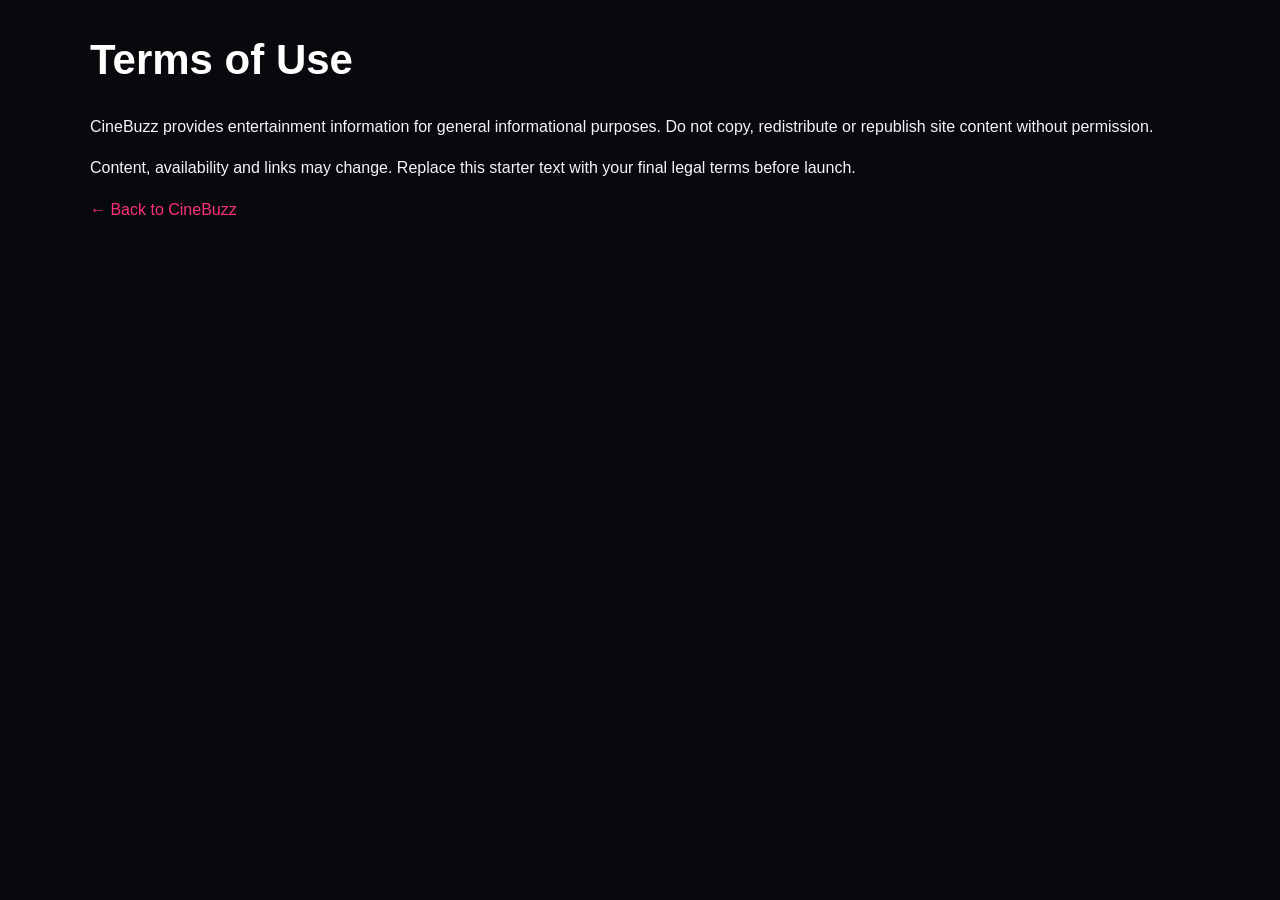
<file: terms.html>
<!doctype html><html><head><meta charset="utf-8"><meta name="viewport" content="width=device-width,initial-scale=1"><title>Terms — CineBuzz</title><link rel="stylesheet" href="style.css"></head><body><main class="wrap"><h1>Terms of Use</h1><p class="muted">CineBuzz provides entertainment information for general informational purposes. Do not copy, redistribute or republish site content without permission.</p><p class="muted">Content, availability and links may change. Replace this starter text with your final legal terms before launch.</p><p><a href="index.html">← Back to CineBuzz</a></p></main></body></html>
</file>
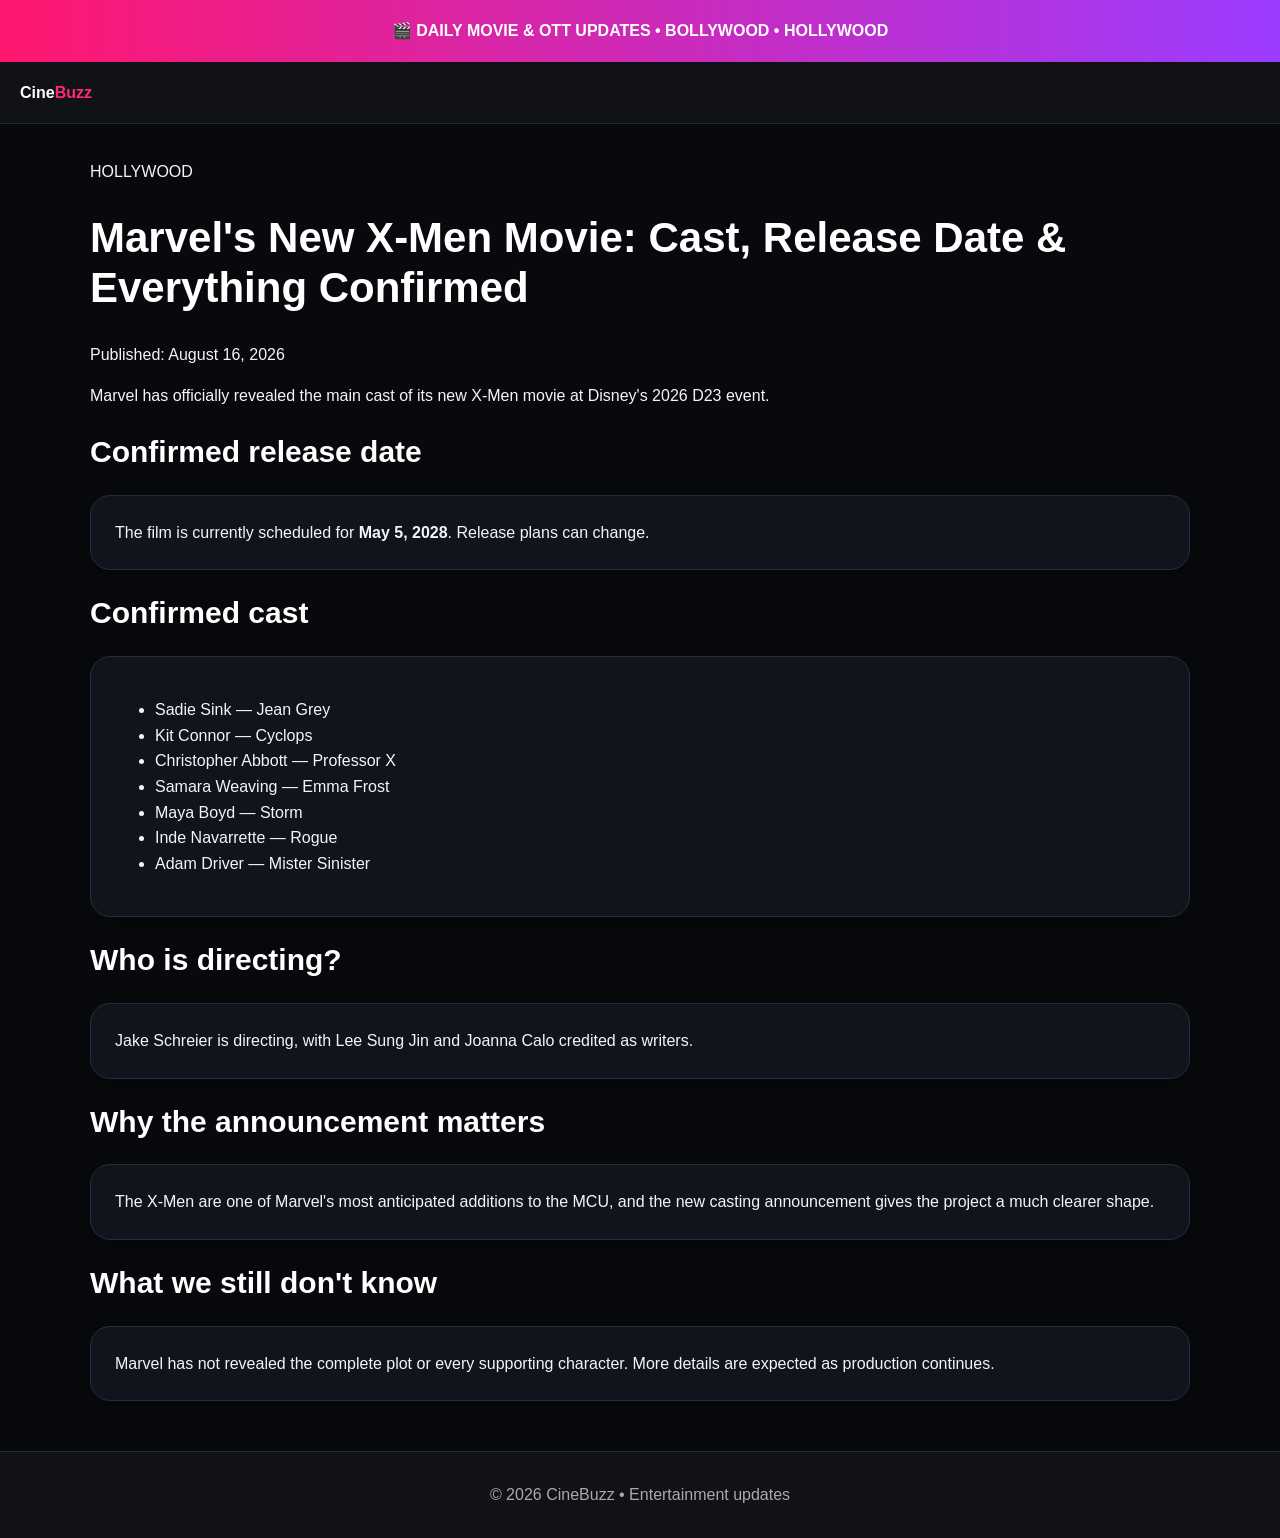
<file: x-men-2028.html>
<!doctype html><html lang="en"><head><meta charset="utf-8"><meta name="viewport" content="width=device-width,initial-scale=1"><title>Marvel's New X-Men Movie: Cast, Release Date & Everything Confirmed | CineBuzz</title><link rel="stylesheet" href="style.css"></head><body><header>🎬 DAILY MOVIE & OTT UPDATES • BOLLYWOOD • HOLLYWOOD</header><nav><a href="index.html">Cine<span style="color:#ff2b72">Buzz</span></a></nav><main><span class="tag">HOLLYWOOD</span><h1>Marvel's New X-Men Movie: Cast, Release Date & Everything Confirmed</h1><p class="meta">Published: August 16, 2026</p><p>Marvel has officially revealed the main cast of its new X-Men movie at Disney's 2026 D23 event.
<h2>Confirmed release date</h2><div class="card">The film is currently scheduled for <b>May 5, 2028</b>. Release plans can change.</div>
<h2>Confirmed cast</h2><div class="card"><ul><li>Sadie Sink — Jean Grey</li><li>Kit Connor — Cyclops</li><li>Christopher Abbott — Professor X</li><li>Samara Weaving — Emma Frost</li><li>Maya Boyd — Storm</li><li>Inde Navarrette — Rogue</li><li>Adam Driver — Mister Sinister</li></ul></div>
<h2>Who is directing?</h2><div class="card">Jake Schreier is directing, with Lee Sung Jin and Joanna Calo credited as writers.</div>
<h2>Why the announcement matters</h2><div class="card">The X-Men are one of Marvel's most anticipated additions to the MCU, and the new casting announcement gives the project a much clearer shape.</div>
<h2>What we still don't know</h2><div class="card">Marvel has not revealed the complete plot or every supporting character. More details are expected as production continues.</div></p></main><footer>© 2026 CineBuzz • Entertainment updates</footer></body></html>
</file>
<file: style.css>
*{box-sizing:border-box}
html{scroll-behavior:smooth}
body{
  margin:0;
  background:#08090d;
  color:#f5f5f7;
  font-family:Arial,Helvetica,sans-serif;
  line-height:1.6;
}
a{color:#ff2f7d;text-decoration:none}
a:hover{text-decoration:underline}
img{max-width:100%;height:auto}

header{
  background:linear-gradient(90deg,#ff176f,#9b3cff);
  color:#fff;
  padding:18px 20px;
  text-align:center;
  font-weight:700;
}

nav{
  background:#101218;
  padding:18px 20px;
  border-bottom:1px solid #242733;
}

nav a{
  color:#fff;
  margin-right:18px;
  font-weight:600;
}

main{
  width:min(1100px,92%);
  margin:35px auto;
}

h1,h2,h3{
  line-height:1.2;
  color:#fff;
}

h1{font-size:42px}
h2{font-size:30px}

.card{
  background:#11141c;
  border:1px solid #292d3a;
  border-radius:20px;
  padding:24px;
  margin:20px 0;
  box-shadow:0 10px 30px rgba(0,0,0,.25);
}

.card:hover{
  border-color:#ff2f7d;
  transform:translateY(-2px);
  transition:.2s ease;
}

button,.btn{
  display:inline-block;
  background:linear-gradient(90deg,#ff176f,#9b3cff);
  color:#fff;
  border:0;
  border-radius:12px;
  padding:12px 20px;
  font-weight:700;
  cursor:pointer;
}

input,textarea{
  width:100%;
  background:#151821;
  color:#fff;
  border:1px solid #343947;
  border-radius:12px;
  padding:13px;
  margin:8px 0 16px;
}

footer{
  margin-top:50px;
  padding:30px 20px;
  text-align:center;
  background:#101218;
  color:#aaa;
  border-top:1px solid #242733;
}

@media(max-width:600px){
  main{width:94%;margin:25px auto}
  h1{font-size:32px}
  h2{font-size:25px}
  nav a{display:inline-block;margin:5px 12px 5px 0}
  .card{padding:18px;border-radius:16px}
}
</file>
